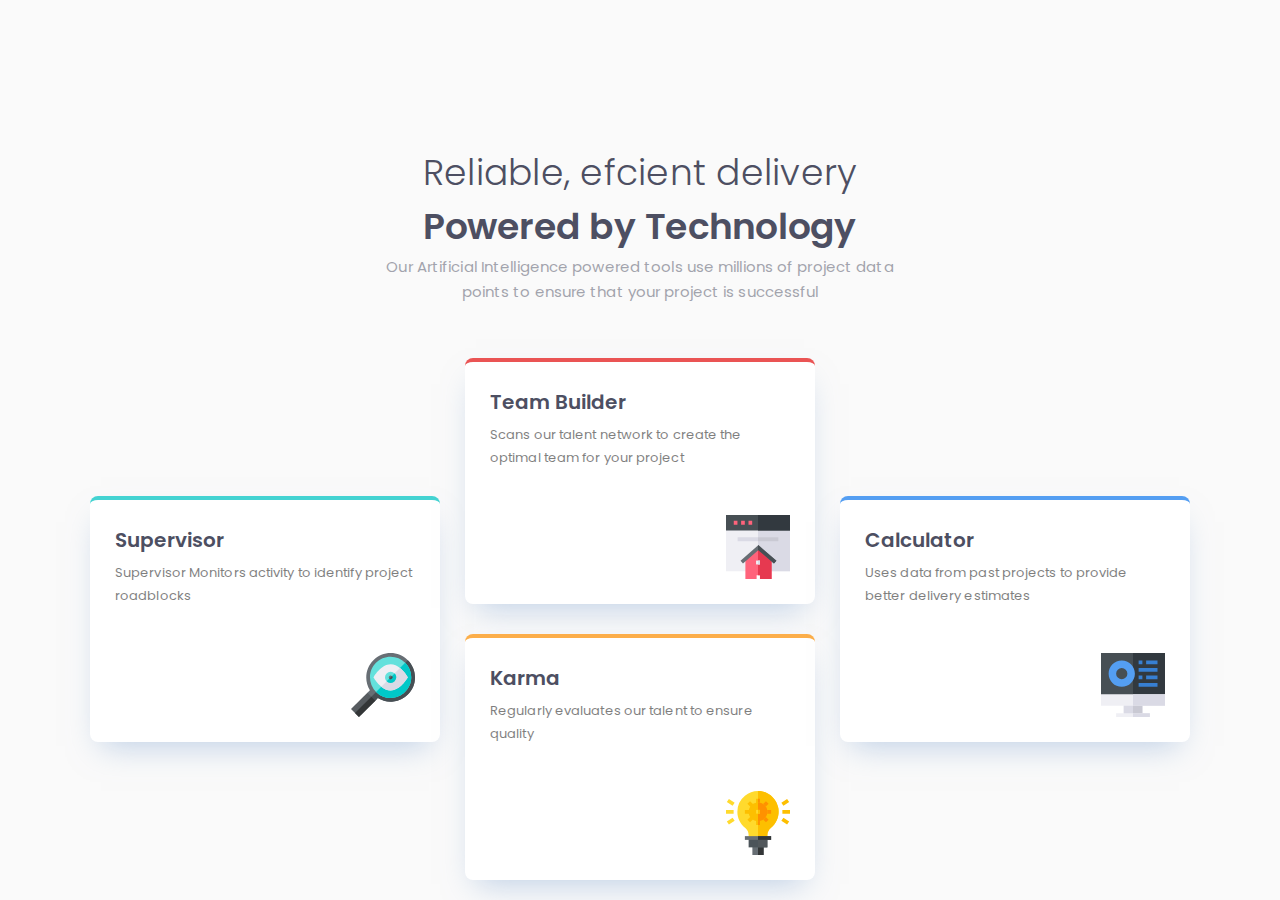
<file: index.html>
<!DOCTYPE html>
<html>
    <head>
        <meta charset="UTF-8" />
        <!-- displays site properly based on user's device -->
        <meta name="viewport" content="width=device-width, initial-scale=1.0" />
    
        <link
        rel="icon"
        type="image/png"
        sizes="32x32"
        href="./images/favicon-32x32.png"/>
        
        <link rel="stylesheet" href="style.css">
        <title> Four card feature section</title>
    </head>
    <body>
        <section class="container">
            <header class ="top-text-in-page">
                    <h1> Reliable, efcient delivery</h1>
                    <h2> Powered by Technology</h2>
                    <p> Our Artificial Intelligence 
                powered tools use millions of
                project data points to ensure that 
                your project is successful</p>
            </header>

            <section class="cards-original">
                <div class="first-column">
                    <article class="box-card green">
                        <div>
                            <h3 class="box-card-div">Supervisor</h3>
                            <p class="box-text">
                                Supervisor Monitors activity to identify project roadblocks
                            </p>
                        </div>
                        <img
                        src="images/icon-supervisor.svg"
                        class="box-card-image"
                        alt="Supervisor"/>
                    </article>
                </div>

                <div class="second-column">
                    <article class="box-card red">
                        <div >
                            <h3 class="box-card-div">Team Builder</h3>
                            <p class="box-text">
                                Scans our talent network to create the optimal team for your
                                project
                            </p>
                        </div>
                        <img
                            src="images/icon-team-builder.svg"
                            class="box-card-image"
                            alt="team"/>
                    </article>
    
                    <article class="box-card orange">
                        <div >
                            <h3 class="box-card-div">Karma</h3>
                            <p class="box-text">
                                Regularly evaluates our talent to ensure quality
                            </p>
                        </div>
                        <img
                            src="images/icon-karma.svg"
                            class="box-card-image"
                            alt="Karma"/>
                    </article>
                </div>

                <div class="third-column">
                    <article class="box-card blue">
                        <div >
                            <h3 class="box-card-div">Calculator</h3>
                            <p class="box-text">
                                Uses data from past projects to provide better delivery
                                estimates
                            </p>
                        </div>
                        <img
                            src="images/icon-calculator.svg"
                            class="box-card-image"
                            alt="Calculator"/>
                    </article>
                </div>


            </section>
        </section>
        
    </body>
</html>
</file>
<file: style.css>
@font-face {
    font-family: 'myFont';
    src: url("font/Poppins-Light.ttf");
    font-weight: 200;
}
@font-face {
    font-family: 'myFont';
    src: url("font/Poppins-Regular.ttf");
    font-weight: 400;
}
@font-face {
    font-family: 'myFont';
    src: url("font/Poppins-SemiBold.ttf");
    font-weight: 600;
}

*{
    font-family: "myfont";
    padding: 0;
    margin: 0;
    box-sizing: border-box;
}

html,
body {
    min-height: 375px;
}
body {
    width: 100vw;
    min-height: 900px;
    height: 100vh;
    display: flex;
    flex-direction: column;
    justify-content: center;
    align-items: center;
    background-color: #fafafa;
}
.container{
    margin-top: 80px;
}

.container .top-text-in-page {
    width: 540px;
    align-items: center;
    text-align: center;
    margin: 50px auto;
    color: #4d4f62;
    margin-bottom: 50px;
}

.container .top-text-in-page h1 {
    font-weight: 200;
    font-size: 36px;
    line-height: 54px;
    letter-spacing: 0.25px;
}

.container .top-text-in-page h2 {
    font-weight: 600;
    font-size: 36px;
    line-height: 54px;
    letter-spacing: 0.25px;
}
.container .top-text-in-page p {
    font-weight: 400;
    font-size: 15px;
    line-height: 25px;
    letter-spacing: 0.104167px;
    opacity: 0.5;
}

.cards-original {
    width: 1100px;
    height: 530px;
    display: flex;
    flex-direction: row;
    justify-content: space-between;
    align-items: center;
}

.box-card {
    width: 350px;
    height: 246px;
    background-color: #fff;
    box-shadow: 0px 15px 30px -11px rgba(131, 166, 210, 0.5);
    border-radius: 8px;
    display: flex;
    flex-direction: column;
    justify-content: space-between;
    padding: 25px;
}
.green {
    border-top: 4px solid #44d3d2;
    box-shadow: 0px 15px 30px -11px rgba(131, 166, 210, 0.5);
}
.red {
    margin-bottom: 30px;
    border-top: 4px solid #ea5454;
    box-shadow: 0px 15px 30px -11px rgba(131, 166, 210, 0.5);
}
.orange {
    border-top: 4px solid #fcae4a;
    box-shadow: 0px 15px 30px -11px rgba(131, 166, 210, 0.5);
}
.blue {
    border-top: 4px solid #549ef2;
    box-shadow: 0px 15px 30px -11px rgba(131, 166, 210, 0.5);
}

.box-card-div {
    font-weight: 600;
    font-size: 20px;
    line-height: 30px;
    color: #4d4f62;
    margin-bottom: 6px;
}
.box-text {
    font-weight: 400;
    font-size: 13px;
    line-height: 23px;
    letter-spacing: 0.0902778px;
    opacity: 0.5;
}

.box-card-image {
    width: 64px;
    height: 64px;
    align-self: flex-end;
}

@media only screen and (max-width: 1130px) {
    body {
        height: 100%;
    }
    .container .top-text-in-page {
        width: 310px;
    }
    .container .top-text-in-pager h1,
    .container .top-text-in-page h2 {
        font-size: 24px;
        line-height: 36px;
    }
    .container .top-text-in-page h2 {
        font-weight: 600;
    }
    .cards-original {
        width: 375px;
        height: 1008px;
        flex-direction: column;
        justify-content: center;
    }
    .box-card {
        width: 311px;
        height: 222px;
        margin-bottom: 30px;
        padding: 20px;
    }
    .box-card-image {
        width: 57px;
        height: 57px;
        align-self: flex-end;
    }
}
</file>
